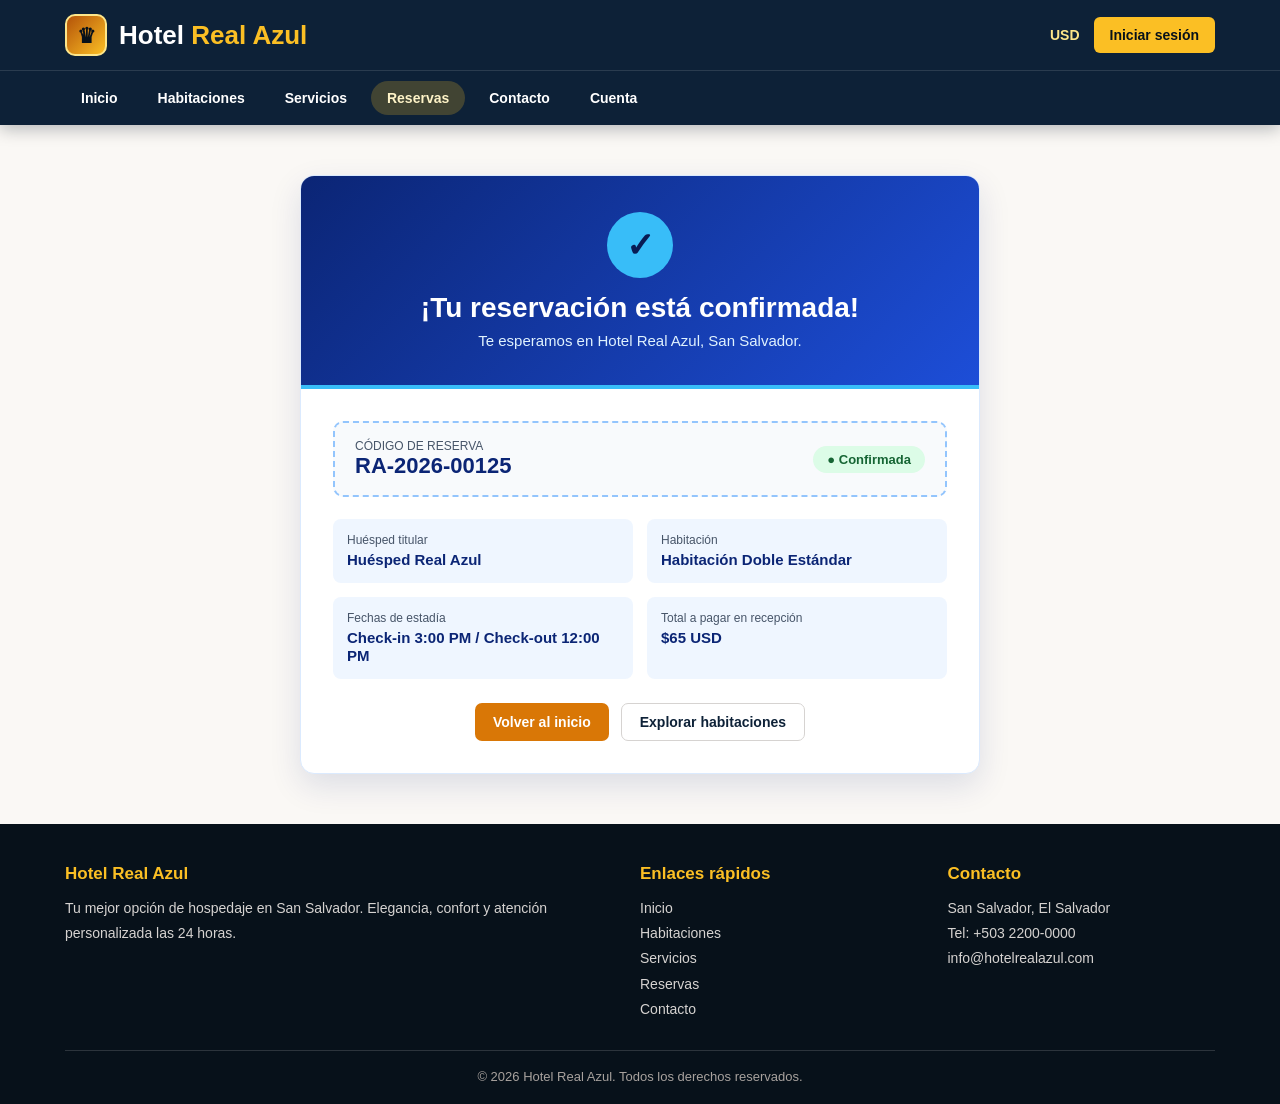
<file: confirmacion.html>
<!DOCTYPE html>
<html lang="es">

<head>
    <meta charset="UTF-8">
    <meta name="viewport" content="width=device-width, initial-scale=1.0">
    <title>Reservación Confirmada | Hotel Real Azul</title>
    <link rel="stylesheet" href="estilos.css">
    <style>
        .voucher {
            max-width: 680px;
            margin: 50px auto;
            background: white;
            border-radius: 14px;
            overflow: hidden;
            border: 1px solid #dbeafe;
            box-shadow: 0 12px 32px rgba(11, 37, 117, 0.12);
        }
        .voucher-top {
            background: linear-gradient(135deg, #0b2575, #1d4ed8);
            color: white;
            text-align: center;
            padding: 36px 24px;
            border-bottom: 4px solid #38bdf8;
        }
        .check-badge {
            width: 66px;
            height: 66px;
            margin: 0 auto 14px;
            border-radius: 50%;
            background: #38bdf8;
            color: #081b54;
            font-size: 34px;
            font-weight: 700;
            display: flex;
            align-items: center;
            justify-content: center;
        }
        .voucher-body {
            padding: 32px;
        }
        .code-box {
            background: #f8fafc;
            border: 2px dashed #93c5fd;
            border-radius: 10px;
            padding: 16px 20px;
            display: flex;
            justify-content: space-between;
            align-items: center;
            margin-bottom: 22px;
        }
        .voucher-grid {
            display: grid;
            grid-template-columns: 1fr 1fr;
            gap: 14px;
            margin-bottom: 24px;
        }
        .v-item {
            background: #eff6ff;
            padding: 14px;
            border-radius: 8px;
        }
        .v-item span {
            display: block;
            font-size: 12px;
            color: #475569;
            margin-bottom: 4px;
        }
        .v-item strong {
            color: #0b2575;
            font-size: 15px;
        }
        @media (max-width: 600px) {
            .voucher-grid, .code-box { grid-template-columns: 1fr; flex-direction: column; gap: 10px; text-align: center; }
        }
    </style>
</head>

<body>

    <header>
        <div class="topbar">
            <a href="index.html" class="logo">
                <span class="royal-logo"><span class="royal-crown">♛</span></span>
                <span class="hotel-name">Hotel <span>Real Azul</span></span>
            </a>
            <div class="header-right">
                <span class="currency">USD</span>
                <div id="authArea" style="display:flex; align-items:center; gap:10px;">
                    <a href="login.html" class="header-button">Iniciar sesión</a>
                </div>
            </div>
        </div>
        <nav>
            <ul>
                <li><a href="index.html">Inicio</a></li>
                <li><a href="habitaciones.html">Habitaciones</a></li>
                <li><a href="servicios.html">Servicios</a></li>
                <li><a href="reservas.html" class="active">Reservas</a></li>
                <li><a href="contacto.html">Contacto</a></li>
                <li><a href="login.html">Cuenta</a></li>
            </ul>
        </nav>
    </header>

    <main class="container">
        <section class="voucher">
            <div class="voucher-top">
                <div class="check-badge">✓</div>
                <h1 style="font-size:28px; margin-bottom:8px;">¡Tu reservación está confirmada!</h1>
                <p style="color:#e0f2fe; font-size:15px;">Te esperamos en Hotel Real Azul, San Salvador.</p>
            </div>

            <div class="voucher-body">
                <div class="code-box">
                    <div>
                        <div style="font-size:12px; color:#475569;">CÓDIGO DE RESERVA</div>
                        <div id="voucherCodigo" style="font-size:22px; font-weight:700; color:#0b2575;">RA-2026-00125</div>
                    </div>
                    <span style="background:#dcfce7; color:#166534; padding:6px 14px; border-radius:20px; font-size:13px; font-weight:700;">
                        ● Confirmada
                    </span>
                </div>

                <div class="voucher-grid">
                    <div class="v-item">
                        <span>Huésped titular</span>
                        <strong id="voucherHuesped">Huésped Real Azul</strong>
                    </div>
                    <div class="v-item">
                        <span>Habitación</span>
                        <strong id="voucherHabitacion">Habitación Doble Estándar</strong>
                    </div>
                    <div class="v-item">
                        <span>Fechas de estadía</span>
                        <strong id="voucherFechas">Check-in 3:00 PM / Check-out 12:00 PM</strong>
                    </div>
                    <div class="v-item">
                        <span>Total a pagar en recepción</span>
                        <strong id="voucherTotal">$65 USD</strong>
                    </div>
                </div>

                <div style="display:flex; gap:12px; justify-content:center; flex-wrap:wrap;">
                    <a href="index.html" class="btn">Volver al inicio</a>
                    <a href="habitaciones.html" class="btn-outline">Explorar habitaciones</a>
                </div>
            </div>
        </section>
    </main>

    <footer>
        <div class="container">
            <div class="footer-grid">
                <div>
                    <h3>Hotel Real Azul</h3>
                    <p>Tu mejor opción de hospedaje en San Salvador. Elegancia, confort y atención personalizada las 24 horas.</p>
                </div>
                <div>
                    <h3>Enlaces rápidos</h3>
                    <a href="index.html">Inicio</a>
                    <a href="habitaciones.html">Habitaciones</a>
                    <a href="servicios.html">Servicios</a>
                    <a href="reservas.html">Reservas</a>
                    <a href="contacto.html">Contacto</a>
                </div>
                <div>
                    <h3>Contacto</h3>
                    <p>San Salvador, El Salvador</p>
                    <p>Tel: +503 2200-0000</p>
                    <p>info@hotelrealazul.com</p>
                </div>
            </div>
            <div class="copyright">&copy; 2026 Hotel Real Azul. Todos los derechos reservados.</div>
        </div>
    </footer>

    <script src="script.js"></script>
</body>

</html>
</file>
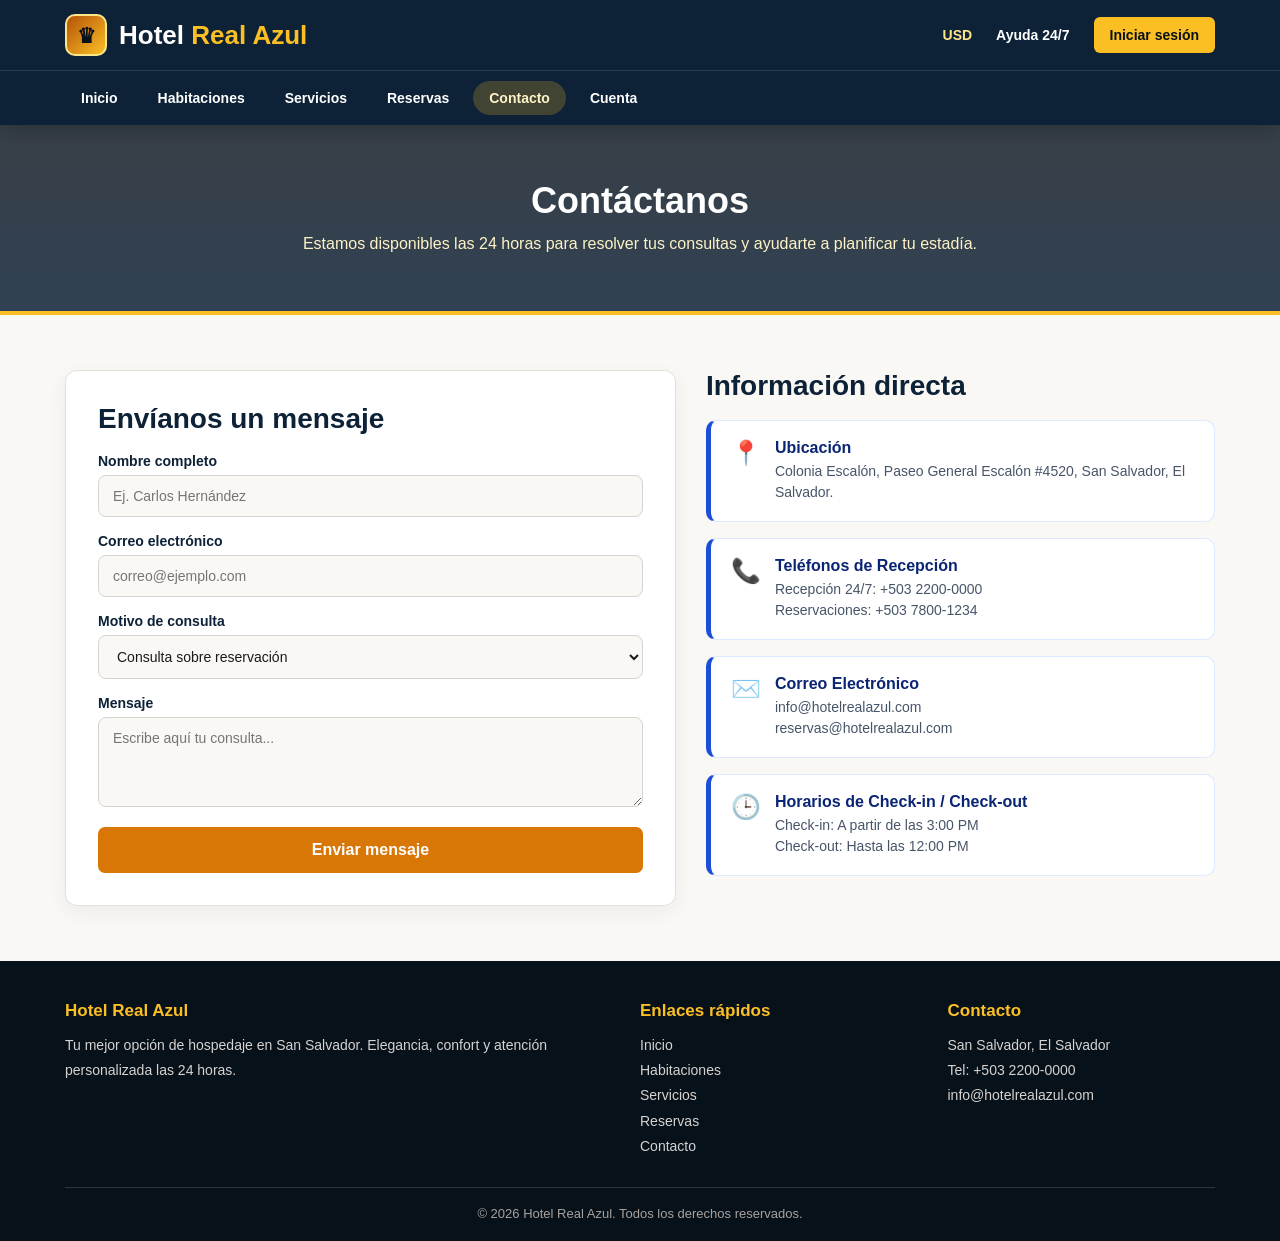
<file: contacto.html>
<!DOCTYPE html>
<html lang="es">

<head>
    <meta charset="UTF-8">
    <meta name="viewport" content="width=device-width, initial-scale=1.0">
    <title>Contacto | Hotel Real Azul</title>
    <link rel="stylesheet" href="estilos.css">
    <style>
        .contact-layout {
            display: grid;
            grid-template-columns: 1.2fr 1fr;
            gap: 30px;
            align-items: start;
        }
        .info-card {
            background: white;
            border: 1px solid #dbeafe;
            border-left: 5px solid #1d4ed8;
            border-radius: 10px;
            padding: 18px 20px;
            margin-bottom: 16px;
            display: flex;
            align-items: flex-start;
            gap: 14px;
        }
        .info-icon {
            font-size: 24px;
            line-height: 1.2;
        }
        .info-card h3 {
            color: #0b2575;
            font-size: 16px;
            margin-bottom: 4px;
        }
        .info-card p {
            color: #475569;
            font-size: 14px;
            line-height: 1.5;
        }
        @media (max-width: 850px) {
            .contact-layout { grid-template-columns: 1fr; }
        }
    </style>
</head>

<body>

    <header>
        <div class="topbar">
            <a href="index.html" class="logo">
                <span class="royal-logo"><span class="royal-crown">♛</span></span>
                <span class="hotel-name">Hotel <span>Real Azul</span></span>
            </a>
            <div class="header-right">
                <span class="currency">USD</span>
                <a href="contacto.html" class="header-link">Ayuda 24/7</a>
                <div id="authArea" style="display:flex; align-items:center; gap:10px;">
                    <a href="login.html" class="header-button">Iniciar sesión</a>
                </div>
            </div>
        </div>
        <nav>
            <ul>
                <li><a href="index.html">Inicio</a></li>
                <li><a href="habitaciones.html">Habitaciones</a></li>
                <li><a href="servicios.html">Servicios</a></li>
                <li><a href="reservas.html">Reservas</a></li>
                <li><a href="contacto.html" class="active">Contacto</a></li>
                <li><a href="login.html">Cuenta</a></li>
            </ul>
        </nav>
    </header>

    <main>
        <section class="page-banner">
            <h1>Contáctanos</h1>
            <p>Estamos disponibles las 24 horas para resolver tus consultas y ayudarte a planificar tu estadía.</p>
        </section>

        <section class="section">
            <div class="container contact-layout">
                <div class="form-panel">
                    <h2 style="margin-bottom:18px;">Envíanos un mensaje</h2>

                    <form id="contactForm">
                        <div class="form-group">
                            <label for="nombreContacto">Nombre completo</label>
                            <input type="text" id="nombreContacto" placeholder="Ej. Carlos Hernández" required>
                        </div>

                        <div class="form-group">
                            <label for="correoContacto">Correo electrónico</label>
                            <input type="email" id="correoContacto" placeholder="correo@ejemplo.com" required>
                        </div>

                        <div class="form-group">
                            <label for="asuntoContacto">Motivo de consulta</label>
                            <select id="asuntoContacto" required>
                                <option value="reservacion">Consulta sobre reservación</option>
                                <option value="eventos">Eventos y salones</option>
                                <option value="transporte">Traslado al aeropuerto</option>
                                <option value="otro">Otro asunto</option>
                            </select>
                        </div>

                        <div class="form-group">
                            <label for="mensajeContacto">Mensaje</label>
                            <textarea id="mensajeContacto" rows="4" placeholder="Escribe aquí tu consulta..." required></textarea>
                        </div>

                        <button type="submit" class="btn" style="width:100%; padding:14px; font-size:16px;">
                            Enviar mensaje
                        </button>

                        <div id="contactAlert" class="alert-success">
                            ✓ ¡Mensaje enviado con éxito! Nuestro equipo de recepción te responderá a la brevedad.
                        </div>
                    </form>
                </div>

                <aside>
                    <h2 style="margin-bottom:18px;">Información directa</h2>

                    <div class="info-card">
                        <div class="info-icon">📍</div>
                        <div>
                            <h3>Ubicación</h3>
                            <p>Colonia Escalón, Paseo General Escalón #4520, San Salvador, El Salvador.</p>
                        </div>
                    </div>

                    <div class="info-card">
                        <div class="info-icon">📞</div>
                        <div>
                            <h3>Teléfonos de Recepción</h3>
                            <p>Recepción 24/7: +503 2200-0000<br>Reservaciones: +503 7800-1234</p>
                        </div>
                    </div>

                    <div class="info-card">
                        <div class="info-icon">✉️</div>
                        <div>
                            <h3>Correo Electrónico</h3>
                            <p>info@hotelrealazul.com<br>reservas@hotelrealazul.com</p>
                        </div>
                    </div>

                    <div class="info-card">
                        <div class="info-icon">🕒</div>
                        <div>
                            <h3>Horarios de Check-in / Check-out</h3>
                            <p>Check-in: A partir de las 3:00 PM<br>Check-out: Hasta las 12:00 PM</p>
                        </div>
                    </div>
                </aside>
            </div>
        </section>
    </main>

    <footer>
        <div class="container">
            <div class="footer-grid">
                <div>
                    <h3>Hotel Real Azul</h3>
                    <p>Tu mejor opción de hospedaje en San Salvador. Elegancia, confort y atención personalizada las 24 horas.</p>
                </div>
                <div>
                    <h3>Enlaces rápidos</h3>
                    <a href="index.html">Inicio</a>
                    <a href="habitaciones.html">Habitaciones</a>
                    <a href="servicios.html">Servicios</a>
                    <a href="reservas.html">Reservas</a>
                    <a href="contacto.html">Contacto</a>
                </div>
                <div>
                    <h3>Contacto</h3>
                    <p>San Salvador, El Salvador</p>
                    <p>Tel: +503 2200-0000</p>
                    <p>info@hotelrealazul.com</p>
                </div>
            </div>
            <div class="copyright">&copy; 2026 Hotel Real Azul. Todos los derechos reservados.</div>
        </div>
    </footer>

    <script src="script.js"></script>
</body>

</html>
</file>
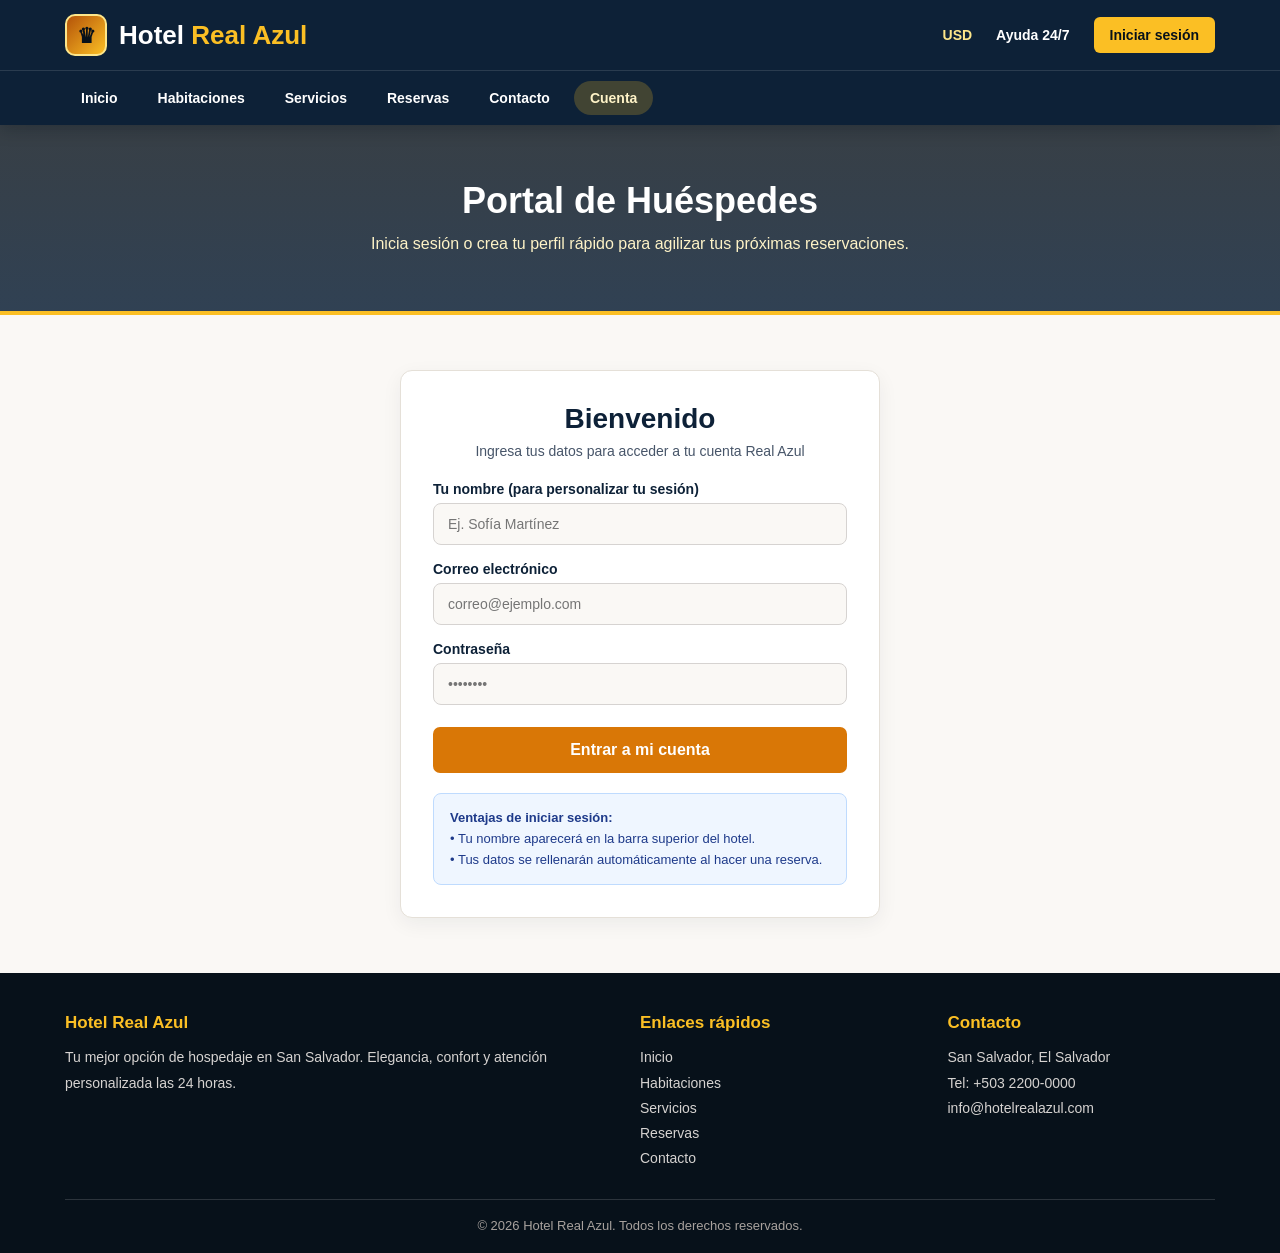
<file: login.html>
<!DOCTYPE html>
<html lang="es">

<head>
    <meta charset="UTF-8">
    <meta name="viewport" content="width=device-width, initial-scale=1.0">
    <title>Cuenta | Hotel Real Azul</title>
    <link rel="stylesheet" href="estilos.css">
    <style>
        .login-wrapper {
            max-width: 480px;
            margin: auto;
        }
        .login-benefits {
            background: #eff6ff;
            border: 1px solid #bfdbfe;
            border-radius: 8px;
            padding: 14px 16px;
            margin-top: 20px;
            font-size: 13px;
            color: #1e3a8a;
            line-height: 1.6;
        }
    </style>
</head>

<body>

    <header>
        <div class="topbar">
            <a href="index.html" class="logo">
                <span class="royal-logo"><span class="royal-crown">♛</span></span>
                <span class="hotel-name">Hotel <span>Real Azul</span></span>
            </a>
            <div class="header-right">
                <span class="currency">USD</span>
                <a href="contacto.html" class="header-link">Ayuda 24/7</a>
                <div id="authArea" style="display:flex; align-items:center; gap:10px;">
                    <a href="login.html" class="header-button">Iniciar sesión</a>
                </div>
            </div>
        </div>
        <nav>
            <ul>
                <li><a href="index.html">Inicio</a></li>
                <li><a href="habitaciones.html">Habitaciones</a></li>
                <li><a href="servicios.html">Servicios</a></li>
                <li><a href="reservas.html">Reservas</a></li>
                <li><a href="contacto.html">Contacto</a></li>
                <li><a href="login.html" class="active">Cuenta</a></li>
            </ul>
        </nav>
    </header>

    <main>
        <section class="page-banner">
            <h1>Portal de Huéspedes</h1>
            <p>Inicia sesión o crea tu perfil rápido para agilizar tus próximas reservaciones.</p>
        </section>

        <section class="section">
            <div class="container">
                <div class="login-wrapper form-panel">
                    <h2 style="margin-bottom:8px; text-align:center;">Bienvenido</h2>
                    <p style="text-align:center; color:#475569; font-size:14px; margin-bottom:22px;">
                        Ingresa tus datos para acceder a tu cuenta Real Azul
                    </p>

                    <form id="loginForm">
                        <div class="form-group">
                            <label for="nombreRegistro">Tu nombre (para personalizar tu sesión)</label>
                            <input type="text" id="nombreRegistro" placeholder="Ej. Sofía Martínez">
                        </div>

                        <div class="form-group">
                            <label for="correo">Correo electrónico</label>
                            <input type="email" id="correo" placeholder="correo@ejemplo.com" required>
                        </div>

                        <div class="form-group">
                            <label for="password">Contraseña</label>
                            <input type="password" id="password" placeholder="••••••••" required>
                        </div>

                        <button type="submit" class="btn" style="width:100%; padding:14px; font-size:16px; margin-top:6px;">
                            Entrar a mi cuenta
                        </button>
                    </form>

                    <div class="login-benefits">
                        <strong>Ventajas de iniciar sesión:</strong><br>
                        • Tu nombre aparecerá en la barra superior del hotel.<br>
                        • Tus datos se rellenarán automáticamente al hacer una reserva.
                    </div>
                </div>
            </div>
        </section>
    </main>

    <footer>
        <div class="container">
            <div class="footer-grid">
                <div>
                    <h3>Hotel Real Azul</h3>
                    <p>Tu mejor opción de hospedaje en San Salvador. Elegancia, confort y atención personalizada las 24 horas.</p>
                </div>
                <div>
                    <h3>Enlaces rápidos</h3>
                    <a href="index.html">Inicio</a>
                    <a href="habitaciones.html">Habitaciones</a>
                    <a href="servicios.html">Servicios</a>
                    <a href="reservas.html">Reservas</a>
                    <a href="contacto.html">Contacto</a>
                </div>
                <div>
                    <h3>Contacto</h3>
                    <p>San Salvador, El Salvador</p>
                    <p>Tel: +503 2200-0000</p>
                    <p>info@hotelrealazul.com</p>
                </div>
            </div>
            <div class="copyright">&copy; 2026 Hotel Real Azul. Todos los derechos reservados.</div>
        </div>
    </footer>

    <script src="script.js"></script>
</body>

</html>
</file>
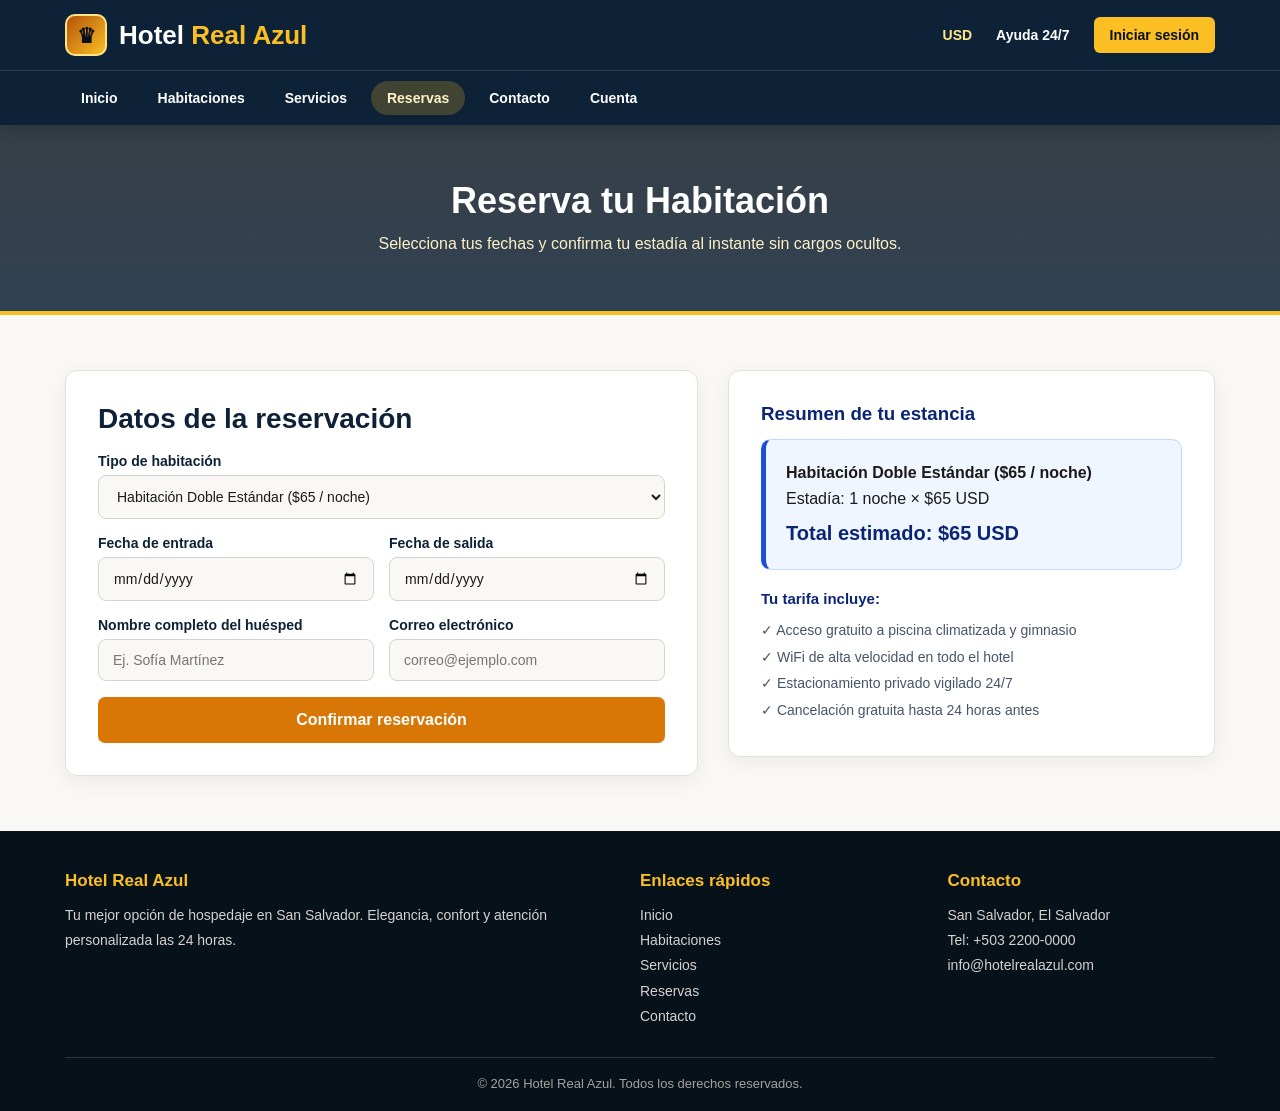
<file: reservas.html>
<!DOCTYPE html>
<html lang="es">

<head>
    <meta charset="UTF-8">
    <meta name="viewport" content="width=device-width, initial-scale=1.0">
    <title>Reservas | Hotel Real Azul</title>
    <link rel="stylesheet" href="estilos.css">
    <style>
        .booking-layout {
            display: grid;
            grid-template-columns: 1.3fr 1fr;
            gap: 30px;
            align-items: start;
        }
        .form-row-2 {
            display: grid;
            grid-template-columns: 1fr 1fr;
            gap: 15px;
        }
        .summary-box {
            background: #eff6ff;
            border: 1px solid #bfdbfe;
            border-left: 5px solid #1d4ed8;
            border-radius: 10px;
            padding: 20px;
            margin-bottom: 20px;
            line-height: 1.6;
        }
        @media (max-width: 850px) {
            .booking-layout, .form-row-2 { grid-template-columns: 1fr; }
        }
    </style>
</head>

<body>

    <header>
        <div class="topbar">
            <a href="index.html" class="logo">
                <span class="royal-logo"><span class="royal-crown">♛</span></span>
                <span class="hotel-name">Hotel <span>Real Azul</span></span>
            </a>
            <div class="header-right">
                <span class="currency">USD</span>
                <a href="contacto.html" class="header-link">Ayuda 24/7</a>
                <div id="authArea" style="display:flex; align-items:center; gap:10px;">
                    <a href="login.html" class="header-button">Iniciar sesión</a>
                </div>
            </div>
        </div>
        <nav>
            <ul>
                <li><a href="index.html">Inicio</a></li>
                <li><a href="habitaciones.html">Habitaciones</a></li>
                <li><a href="servicios.html">Servicios</a></li>
                <li><a href="reservas.html" class="active">Reservas</a></li>
                <li><a href="contacto.html">Contacto</a></li>
                <li><a href="login.html">Cuenta</a></li>
            </ul>
        </nav>
    </header>

    <main>
        <section class="page-banner">
            <h1>Reserva tu Habitación</h1>
            <p>Selecciona tus fechas y confirma tu estadía al instante sin cargos ocultos.</p>
        </section>

        <section class="section">
            <div class="container booking-layout">
                <div class="form-panel">
                    <h2 style="margin-bottom:18px;">Datos de la reservación</h2>

                    <form id="reservaForm">
                        <div class="form-group">
                            <label for="habitacionSelect">Tipo de habitación</label>
                            <select id="habitacionSelect" required>
                                <option value="individual" data-precio="40">Habitación Individual Confort ($40 / noche)</option>
                                <option value="doble" data-precio="65" selected>Habitación Doble Estándar ($65 / noche)</option>
                                <option value="ejecutiva" data-precio="85">Habitación Doble Ejecutiva ($85 / noche)</option>
                                <option value="suite" data-precio="150">Suite Real Azul ($150 / noche)</option>
                            </select>
                        </div>

                        <div class="form-row-2">
                            <div class="form-group">
                                <label for="entrada">Fecha de entrada</label>
                                <input type="date" id="entrada" required>
                            </div>
                            <div class="form-group">
                                <label for="salida">Fecha de salida</label>
                                <input type="date" id="salida" required>
                            </div>
                        </div>

                        <div class="form-row-2">
                            <div class="form-group">
                                <label for="nombreHuesped">Nombre completo del huésped</label>
                                <input type="text" id="nombreHuesped" placeholder="Ej. Sofía Martínez" required>
                            </div>
                            <div class="form-group">
                                <label for="correoHuesped">Correo electrónico</label>
                                <input type="email" id="correoHuesped" placeholder="correo@ejemplo.com" required>
                            </div>
                        </div>

                        <button type="submit" class="btn" style="width:100%; padding:14px; font-size:16px;">
                            Confirmar reservación
                        </button>
                    </form>
                </div>

                <aside class="form-panel">
                    <h3 style="color:#0b2575; margin-bottom:14px;">Resumen de tu estancia</h3>
                    <div id="resumenCalculo" class="summary-box"></div>

                    <h4 style="color:#0b2575; font-size:15px; margin-bottom:10px;">Tu tarifa incluye:</h4>
                    <ul style="list-style:none; color:#475569; font-size:14px; line-height:1.9;">
                        <li>✓ Acceso gratuito a piscina climatizada y gimnasio</li>
                        <li>✓ WiFi de alta velocidad en todo el hotel</li>
                        <li>✓ Estacionamiento privado vigilado 24/7</li>
                        <li>✓ Cancelación gratuita hasta 24 horas antes</li>
                    </ul>
                </aside>
            </div>
        </section>
    </main>

    <footer>
        <div class="container">
            <div class="footer-grid">
                <div>
                    <h3>Hotel Real Azul</h3>
                    <p>Tu mejor opción de hospedaje en San Salvador. Elegancia, confort y atención personalizada las 24 horas.</p>
                </div>
                <div>
                    <h3>Enlaces rápidos</h3>
                    <a href="index.html">Inicio</a>
                    <a href="habitaciones.html">Habitaciones</a>
                    <a href="servicios.html">Servicios</a>
                    <a href="reservas.html">Reservas</a>
                    <a href="contacto.html">Contacto</a>
                </div>
                <div>
                    <h3>Contacto</h3>
                    <p>San Salvador, El Salvador</p>
                    <p>Tel: +503 2200-0000</p>
                    <p>info@hotelrealazul.com</p>
                </div>
            </div>
            <div class="copyright">&copy; 2026 Hotel Real Azul. Todos los derechos reservados.</div>
        </div>
    </footer>

    <script src="script.js"></script>
</body>

</html>
</file>
<file: estilos.css>
* {
    margin: 0;
    padding: 0;
    box-sizing: border-box;
}

:root {
    --azul-oscuro: #07111a;
    --azul-real: #0d2137;
    --azul-medio: #d97706;
    --azul-claro: #fbbf24;
    --fondo-suave: #faf8f5;
    --fondo-celeste: #fef3c7;
    --borde: #e5e0d8;
    --texto: #1c1917;
    --texto-gris: #57534e;
}

body {
    font-family: "Segoe UI", Arial, Helvetica, sans-serif;
    color: var(--texto);
    background: var(--fondo-suave);
    min-height: 100vh;
    display: flex;
    flex-direction: column;
}

main {
    flex: 1;
}

.container {
    width: 90%;
    max-width: 1150px;
    margin: auto;
}

/* ================= HEADER Y MENÚ ================= */
header {
    background: var(--azul-real);
    color: white;
    box-shadow: 0 4px 16px rgba(7, 17, 26, 0.28);
    position: sticky;
    top: 0;
    z-index: 1000;
}

.topbar {
    width: 90%;
    max-width: 1150px;
    margin: auto;
    height: 70px;
    display: flex;
    align-items: center;
    justify-content: space-between;
}

.logo {
    color: white;
    text-decoration: none;
    font-size: 26px;
    font-weight: 700;
    display: flex;
    align-items: center;
    gap: 12px;
}

.hotel-name span {
    color: var(--azul-claro);
}

.royal-logo {
    width: 42px;
    height: 42px;
    background: linear-gradient(135deg, #b45309, var(--azul-claro));
    border-radius: 10px;
    display: flex;
    align-items: center;
    justify-content: center;
    border: 2px solid #fde68a;
}

.royal-crown {
    color: #07111a;
    font-size: 21px;
    line-height: 1;
}

.header-right {
    display: flex;
    align-items: center;
    gap: 14px;
}

.currency {
    font-weight: 700;
    font-size: 14px;
    color: #fde68a;
}

.header-link {
    color: white;
    text-decoration: none;
    font-size: 14px;
    font-weight: 600;
    padding: 8px 10px;
}

.header-link:hover {
    color: var(--azul-claro);
}

.header-button {
    background: var(--azul-claro);
    color: var(--azul-oscuro);
    border: none;
    border-radius: 6px;
    padding: 10px 16px;
    text-decoration: none;
    font-size: 14px;
    font-weight: 700;
    cursor: pointer;
    transition: 0.25s;
}

.header-button:hover {
    background: #fcd34d;
}

.logout-btn {
    background: rgba(255, 255, 255, 0.14);
    color: white;
    border: 1px solid rgba(255, 255, 255, 0.3);
    border-radius: 6px;
    padding: 9px 12px;
    font-size: 13px;
    font-weight: 600;
    cursor: pointer;
    transition: 0.25s;
}

.logout-btn:hover {
    background: rgba(255, 255, 255, 0.25);
}

nav {
    border-top: 1px solid rgba(255, 255, 255, 0.12);
}

nav ul {
    width: 90%;
    max-width: 1150px;
    margin: auto;
    display: flex;
    align-items: center;
    gap: 8px;
    padding: 10px 0;
    list-style: none;
}

nav ul li a {
    display: block;
    color: white;
    text-decoration: none;
    padding: 9px 16px;
    border-radius: 20px;
    font-size: 14px;
    font-weight: 600;
    transition: 0.25s;
}

nav ul li a:hover,
nav ul li a.active {
    background: rgba(251, 191, 36, 0.22);
    color: #fef3c7;
}

/* ================= PORTADAS (HERO) ================= */
.hero {
    min-height: 460px;
    background:
        linear-gradient(rgba(7, 17, 26, 0.72), rgba(13, 33, 55, 0.78)),
        url("https://images.unsplash.com/photo-1542314831-068cd1dbfeeb?auto=format&fit=crop&w=1600&q=80");
    background-size: cover;
    background-position: center;
    display: flex;
    align-items: center;
    padding: 45px 0;
}

.hero-content {
    width: 90%;
    max-width: 1150px;
    margin: auto;
    color: white;
}

.hero-content h1 {
    font-size: 42px;
    margin-bottom: 10px;
}

.hero-content p {
    font-size: 17px;
    margin-bottom: 28px;
    color: #fef3c7;
}

.page-banner {
    background:
        linear-gradient(rgba(7, 17, 26, 0.80), rgba(13, 33, 55, 0.85)),
        url("https://images.unsplash.com/photo-1571896349842-33c89424de2d?auto=format&fit=crop&w=1600&q=80");
    background-size: cover;
    background-position: center;
    color: white;
    text-align: center;
    padding: 55px 20px;
    border-bottom: 4px solid var(--azul-claro);
}

.page-banner h1 {
    font-size: 36px;
    margin-bottom: 10px;
}

.page-banner p {
    color: #fef3c7;
    font-size: 16px;
    max-width: 680px;
    margin: auto;
    line-height: 1.5;
}

/* ================= BUSCADOR ================= */
.search-box {
    background: white;
    border: 3px solid var(--azul-claro);
    border-radius: 10px;
    display: grid;
    grid-template-columns: 1.2fr 1fr 1fr auto;
    overflow: hidden;
    max-width: 1050px;
    box-shadow: 0 12px 28px rgba(7, 17, 26, 0.32);
}

.search-item {
    padding: 12px 16px;
    border-right: 1px solid #e7e5e4;
    display: flex;
    flex-direction: column;
    justify-content: center;
}

.search-item label {
    font-size: 12px;
    color: var(--texto-gris);
    margin-bottom: 4px;
}

.search-item input,
.search-item select {
    border: none;
    outline: none;
    font-size: 15px;
    font-weight: 700;
    width: 100%;
    background: white;
    color: #1c1917;
}

.search-button {
    background: var(--azul-medio);
    color: white;
    border: none;
    padding: 0 28px;
    font-size: 16px;
    font-weight: 700;
    cursor: pointer;
    transition: 0.25s;
}

.search-button:hover {
    background: #b45309;
}

/* ================= SECCIONES Y TARJETAS ================= */
.section {
    padding: 55px 0;
}

.section h2 {
    font-size: 28px;
    margin-bottom: 26px;
    color: var(--azul-real);
}

.cards-3 {
    display: grid;
    grid-template-columns: repeat(3, 1fr);
    gap: 24px;
}

.cards-4 {
    display: grid;
    grid-template-columns: repeat(4, 1fr);
    gap: 22px;
}

.card {
    border: 1px solid var(--borde);
    border-radius: 12px;
    overflow: hidden;
    background: white;
    box-shadow: 0 4px 14px rgba(13, 33, 55, 0.06);
    transition: 0.25s;
    display: flex;
    flex-direction: column;
}

.card:hover {
    transform: translateY(-4px);
    box-shadow: 0 12px 26px rgba(217, 119, 6, 0.16);
}

.card img {
    width: 100%;
    height: 195px;
    object-fit: cover;
}

.card-content {
    padding: 20px;
    flex: 1;
    display: flex;
    flex-direction: column;
}

.card-badge {
    display: inline-block;
    background: var(--fondo-celeste);
    color: #92400e;
    font-size: 12px;
    font-weight: 700;
    padding: 4px 10px;
    border-radius: 20px;
    margin-bottom: 10px;
    width: fit-content;
}

.card-content h3 {
    font-size: 19px;
    margin-bottom: 8px;
    color: var(--azul-real);
}

.card-content p {
    color: var(--texto-gris);
    font-size: 14px;
    line-height: 1.55;
    margin-bottom: 14px;
    flex: 1;
}

.room-specs {
    display: flex;
    flex-wrap: wrap;
    gap: 8px;
    margin-bottom: 14px;
    font-size: 12px;
    color: var(--texto-gris);
}

.room-specs span {
    background: #f5f5f4;
    padding: 4px 8px;
    border-radius: 5px;
}

.price {
    font-size: 20px;
    font-weight: 700;
    color: var(--azul-medio);
    margin-bottom: 14px;
}

.btn {
    display: inline-block;
    background: var(--azul-medio);
    color: white;
    text-decoration: none;
    padding: 11px 18px;
    border-radius: 7px;
    font-size: 14px;
    font-weight: 700;
    border: none;
    cursor: pointer;
    text-align: center;
    transition: 0.25s;
}

.btn:hover {
    background: #b45309;
}

.btn-outline {
    display: inline-block;
    background: white;
    color: var(--azul-real);
    border: 1px solid #d6d3d1;
    text-decoration: none;
    padding: 10px 18px;
    border-radius: 7px;
    font-size: 14px;
    font-weight: 700;
    cursor: pointer;
    text-align: center;
    transition: 0.25s;
}

.btn-outline:hover,
.btn-outline.active-filter {
    background: var(--azul-medio);
    color: white;
    border-color: var(--azul-medio);
}

/* ================= VENTAJAS Y RESEÑAS ================= */
.advantage {
    text-align: center;
    padding: 24px;
    border-radius: 12px;
    background: white;
    border: 1px solid var(--borde);
}

.advantage-icon {
    font-size: 32px;
    margin-bottom: 10px;
}

.advantage h3 {
    color: var(--azul-real);
    font-size: 17px;
    margin-bottom: 6px;
}

.advantage p {
    color: var(--texto-gris);
    font-size: 14px;
    line-height: 1.5;
}

.reviews-section {
    background: #f3efe8;
    padding: 55px 0;
}

.review-card {
    background: white;
    border: 1px solid var(--borde);
    border-top: 4px solid var(--azul-medio);
    border-radius: 12px;
    padding: 22px;
}

.review-top {
    display: flex;
    justify-content: space-between;
    align-items: center;
    margin-bottom: 10px;
}

.review-name {
    font-weight: 700;
    color: var(--azul-real);
}

.stars {
    color: #d97706;
    letter-spacing: 2px;
}

.review-card h3 {
    font-size: 16px;
    margin-bottom: 8px;
}

.review-card p {
    color: var(--texto-gris);
    font-size: 14px;
    line-height: 1.55;
}

.review-date {
    margin-top: 12px;
    color: #a8a29e;
    font-size: 12px;
}

/* ================= FORMULARIOS ================= */
.form-panel {
    background: white;
    border: 1px solid var(--borde);
    border-radius: 12px;
    padding: 32px;
    box-shadow: 0 6px 20px rgba(13, 33, 55, 0.06);
}

.form-group {
    margin-bottom: 16px;
}

.form-group label {
    display: block;
    color: var(--azul-real);
    font-weight: 700;
    font-size: 14px;
    margin-bottom: 6px;
}

.form-group input,
.form-group select,
.form-group textarea {
    width: 100%;
    padding: 12px 14px;
    border-radius: 8px;
    border: 1px solid #d6d3d1;
    background: var(--fondo-suave);
    font-family: inherit;
    font-size: 14px;
    color: #1c1917;
    outline: none;
    transition: 0.25s;
}

.form-group input:focus,
.form-group select:focus,
.form-group textarea:focus {
    background: white;
    border-color: var(--azul-medio);
    box-shadow: 0 0 0 3px rgba(217, 119, 6, 0.15);
}

.alert-success {
    background: #dcfce7;
    color: #166534;
    border: 1px solid #86efac;
    padding: 14px 16px;
    border-radius: 8px;
    font-size: 14px;
    font-weight: 600;
    margin-top: 16px;
    display: none;
}

/* ================= FOOTER ================= */
footer {
    background: var(--azul-oscuro);
    color: white;
    padding: 40px 0 20px;
    margin-top: auto;
}

.footer-grid {
    display: grid;
    grid-template-columns: 2fr 1fr 1fr;
    gap: 40px;
    margin-bottom: 28px;
}

footer h3 {
    color: var(--azul-claro);
    margin-bottom: 12px;
    font-size: 17px;
}

footer p,
footer a {
    color: #d6d3d1;
    text-decoration: none;
    line-height: 1.8;
    font-size: 14px;
    display: block;
}

footer a:hover {
    color: white;
}

.copyright {
    border-top: 1px solid rgba(255, 255, 255, 0.15);
    padding-top: 18px;
    text-align: center;
    font-size: 13px;
    color: #a8a29e;
}

/* ================= RESPONSIVE ================= */
@media (max-width: 920px) {
    .header-link {
        display: none;
    }
    nav ul {
        overflow-x: auto;
    }
    .search-box {
        grid-template-columns: 1fr 1fr;
    }
    .search-button {
        grid-column: span 2;
        min-height: 48px;
    }
    .cards-3,
    .cards-4 {
        grid-template-columns: 1fr 1fr;
    }
}

@media (max-width: 600px) {
    .logo {
        font-size: 21px;
    }
    .currency {
        display: none;
    }
    .hero-content h1 {
        font-size: 30px;
    }
    .search-box {
        grid-template-columns: 1fr;
    }
    .search-item {
        border-right: none;
        border-bottom: 1px solid #e7e5e4;
    }
    .search-button {
        grid-column: span 1;
        height: 48px;
    }
    .cards-3,
    .cards-4,
    .footer-grid {
        grid-template-columns: 1fr;
    }
}
</file>
